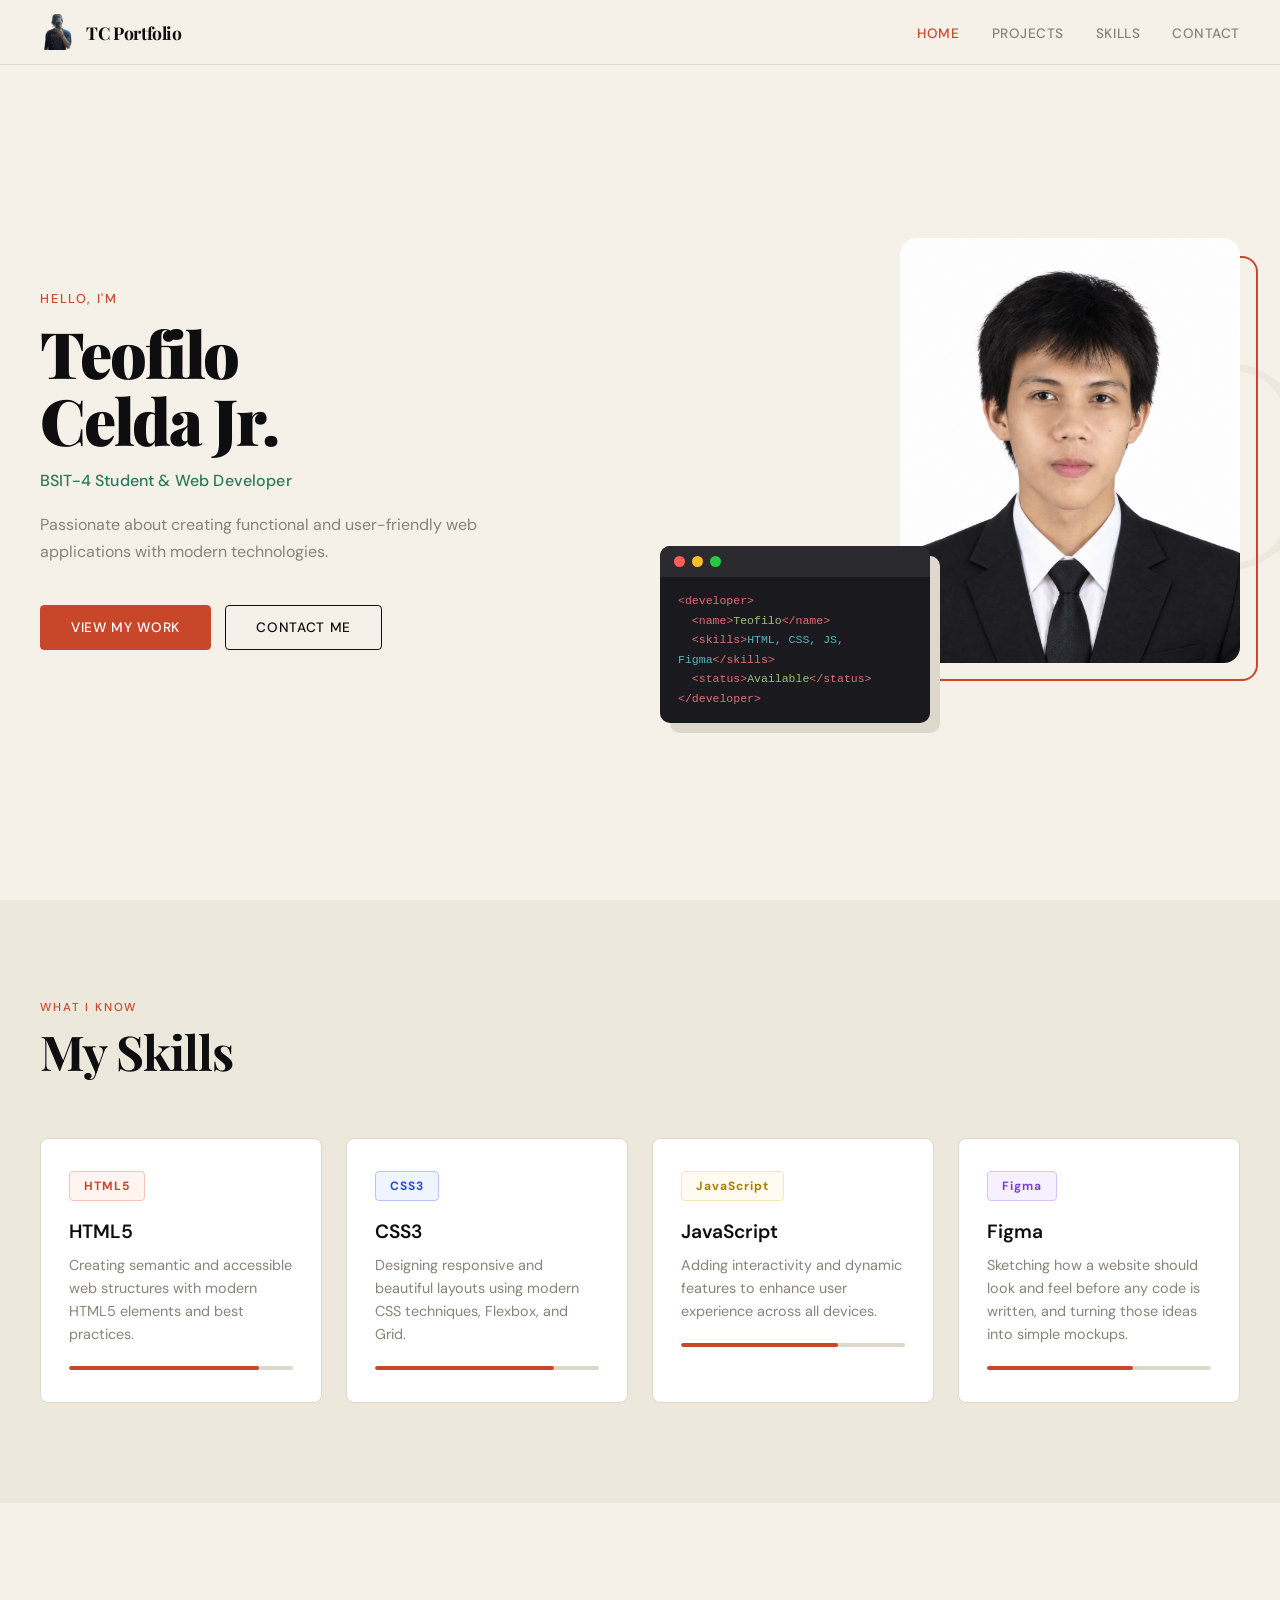
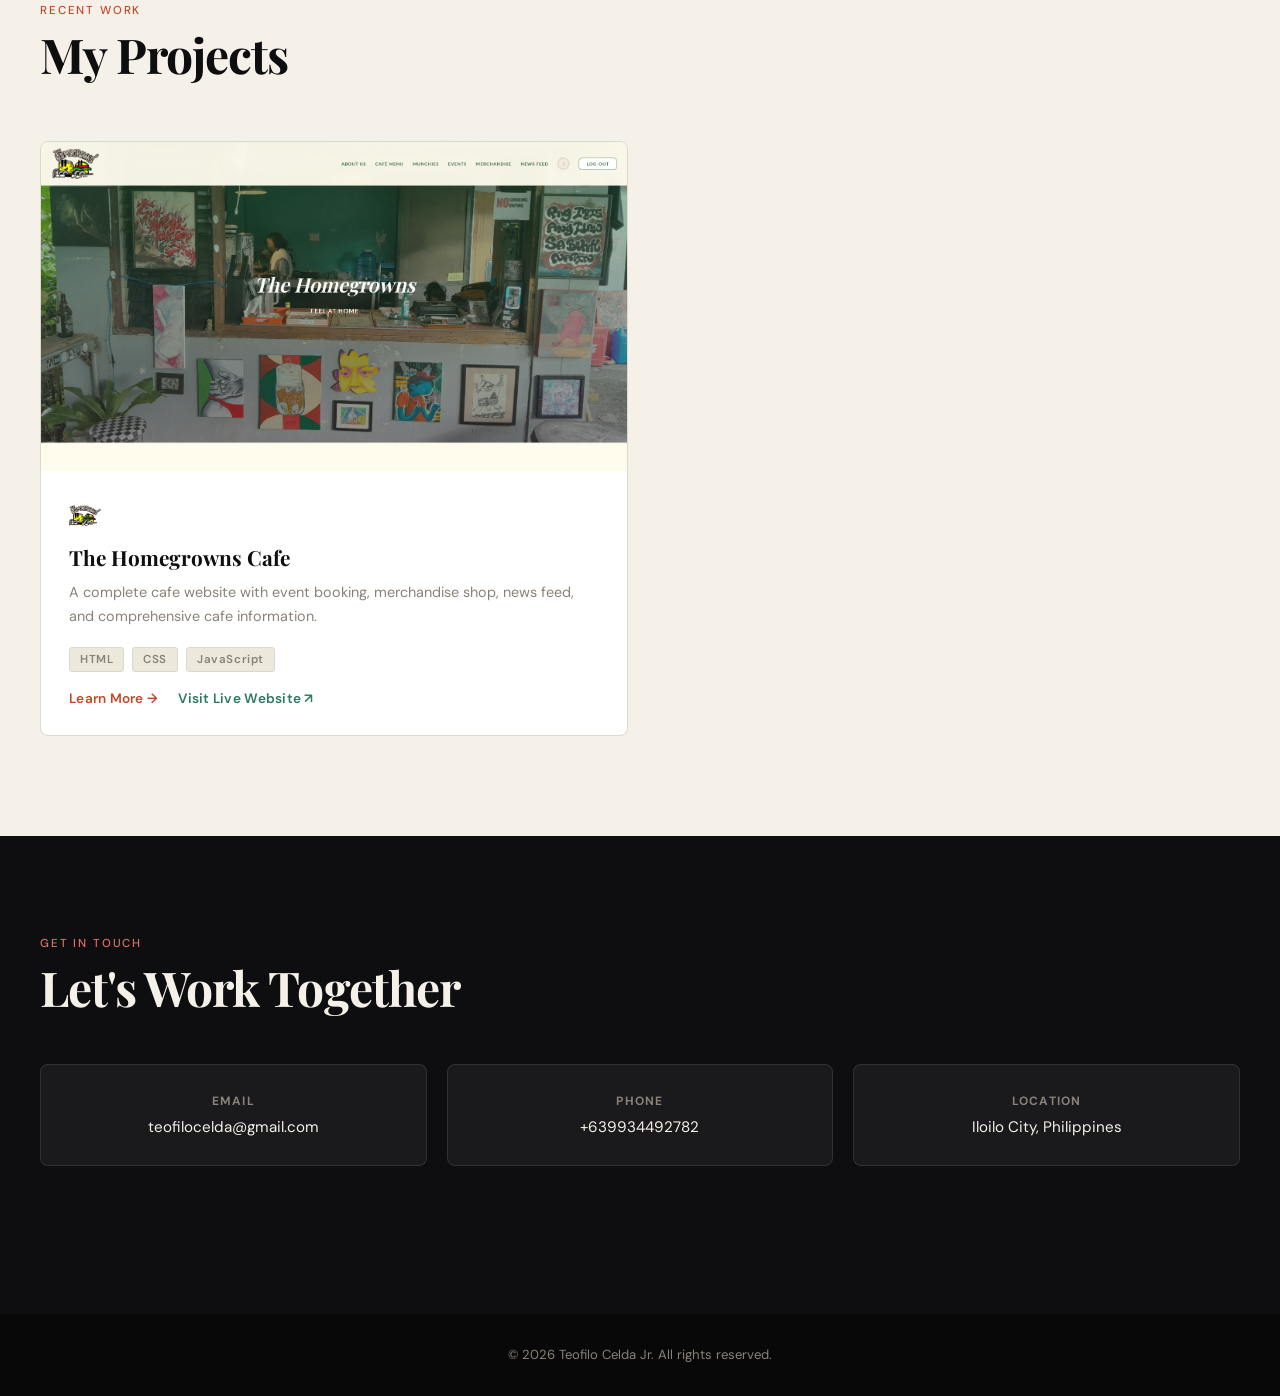
<file: index.html>
<!DOCTYPE html>
<html lang="en">
<head>
    <meta charset="UTF-8">
    <meta name="viewport" content="width=device-width, initial-scale=1.0">
    <title>Teofilo Celda Jr. — Portfolio</title>

    <link href="https://fonts.googleapis.com/css2?family=Playfair+Display:ital,wght@0,700;0,900;1,700&family=DM+Sans:wght@300;400;500&display=swap" rel="stylesheet">

    <style>
        *, *::before, *::after {
            box-sizing: border-box;
            margin: 0;
            padding: 0;
        }

        :root {
            --ink: #0e0e10;
            --paper: #f5f0e8;
            --cream: #ede8dc;
            --accent: #c8472b;
            --accent2: #2b7a5e;
            --muted: #8a8278;
            --card-bg: #fff;
            --border: #ddd8cc;
        }

        html {
            scroll-behavior: smooth;
        }

        body {
            font-family: 'DM Sans', sans-serif;
            background: var(--paper);
            color: var(--ink);
            overflow-x: hidden;
        }

        /* NAVBAR */
        .navbar {
            position: fixed;
            top: 0;
            left: 0;
            right: 0;
            z-index: 100;
            background: var(--paper);
            border-bottom: 1.5px solid var(--border);
            padding: 0 2rem;
        }

        .nav-inner {
            max-width: 1200px;
            margin: 0 auto;
            display: flex;
            align-items: center;
            justify-content: space-between;
            height: 64px;
        }

        .nav-logo-wrap {
            display: flex;
            align-items: center;
            gap: 10px;
            text-decoration: none;
        }

        .nav-logo {
            width: 36px;
            height: 36px;
            object-fit: contain;
            border-radius: 6px;
        }

        .nav-brand {
            font-family: 'Playfair Display', serif;
            font-size: 1.1rem;
            font-weight: 700;
            color: var(--ink);
            letter-spacing: -0.02em;
        }

        .nav-links {
            list-style: none;
            display: flex;
            gap: 2rem;
        }

        .nav-links a {
            text-decoration: none;
            color: var(--muted);
            font-size: 0.85rem;
            font-weight: 500;
            letter-spacing: 0.04em;
            text-transform: uppercase;
            transition: color 0.2s;
        }

        .nav-links a:hover,
        .nav-links a.active {
            color: var(--accent);
        }

        /* HERO SECTION */
        .hero {
            min-height: 100vh;
            padding: 120px 2rem 80px;
            display: flex;
            align-items: center;
            position: relative;
            overflow: hidden;
        }

        .hero::before {
            content: 'TC';
            position: absolute;
            right: -0.05em;
            top: 50%;
            transform: translateY(-50%);
            font-family: 'Playfair Display', serif;
            font-size: clamp(180px, 22vw, 340px);
            font-weight: 900;
            color: var(--cream);
            line-height: 1;
            pointer-events: none;
            user-select: none;
            letter-spacing: -0.06em;
        }

        .hero-inner {
            max-width: 1200px;
            margin: 0 auto;
            width: 100%;
            display: grid;
            grid-template-columns: 1fr 1fr;
            gap: 60px;
            align-items: center;
            position: relative;
            z-index: 1;
        }

        .greeting {
            font-size: 0.8rem;
            letter-spacing: 0.14em;
            text-transform: uppercase;
            color: var(--accent);
            font-weight: 500;
            margin-bottom: 12px;
        }

        .hero-name {
            font-family: 'Playfair Display', serif;
            font-size: clamp(2.8rem, 5vw, 4.5rem);
            line-height: 1.05;
            font-weight: 900;
            letter-spacing: -0.03em;
            margin-bottom: 16px;
        }

        .hero-title {
            font-size: 1rem;
            color: var(--accent2);
            font-weight: 500;
            margin-bottom: 20px;
            letter-spacing: 0.01em;
        }

        .hero-desc {
            font-size: 1rem;
            color: var(--muted);
            line-height: 1.7;
            max-width: 440px;
            margin-bottom: 40px;
        }

        .hero-btns {
            display: flex;
            gap: 14px;
            flex-wrap: wrap;
        }

        .btn {
            padding: 13px 30px;
            border-radius: 4px;
            font-size: 0.85rem;
            font-weight: 500;
            letter-spacing: 0.05em;
            text-transform: uppercase;
            text-decoration: none;
            transition: all 0.22s;
            cursor: pointer;
            border: 1.5px solid transparent;
            display: inline-block;
        }

        .btn-primary {
            background: var(--accent);
            color: #fff;
            border-color: var(--accent);
        }

        .btn-primary:hover {
            background: #a33520;
            border-color: #a33520;
        }

        .btn-secondary {
            background: transparent;
            color: var(--ink);
            border-color: var(--ink);
        }

        .btn-secondary:hover {
            background: var(--ink);
            color: var(--paper);
        }

        /* CODE CARD */
        .code-block {
            background: #1a1a1e;
            border-radius: 10px;
            overflow: hidden;
            box-shadow: 20px 20px 0 var(--border);
        }

        .code-header {
            background: #2a2a2f;
            padding: 10px 14px;
            display: flex;
            gap: 7px;
            align-items: center;
        }

        .dot {
            width: 11px;
            height: 11px;
            border-radius: 50%;
        }

        .dot.r { background: #ff5f57; }
        .dot.y { background: #febc2e; }
        .dot.g { background: #28c840; }

        .code-body {
            padding: 24px 28px;
            font-family: 'Courier New', monospace;
            font-size: 0.88rem;
            line-height: 1.8;
            color: #abb2bf;
        }

        .code-body .tag { color: #e06c75; }
        .code-body .val { color: #98c379; }
        .code-body .attr { color: #56b6c2; }

        /* PROFILE PICTURE */
        .hero-visual {
            position: relative;
            padding: 20px 0 60px 20px;
        }

        .profile-wrap {
            position: relative;
            width: min(340px, 80%);
            margin-left: auto;
            aspect-ratio: 4 / 5;
        }

        .profile-wrap::before {
            content: '';
            position: absolute;
            inset: 0;
            transform: translate(18px, 18px);
            border: 2px solid var(--accent);
            border-radius: 16px;
        }

        .profile-photo {
            position: relative;
            width: 100%;
            height: 100%;
            border-radius: 16px;
            overflow: hidden;
            background: var(--cream);
            z-index: 1;
            display: flex;
            align-items: center;
            justify-content: center;
        }

        /* YOUR PROFILE IMAGE */
        .profile-photo img {
            position: absolute;
            inset: 0;
            width: 100%;
            height: 100%;
            object-fit: cover;
            object-position: center top;
            display: block;
        }

        .hero-visual .code-block {
            position: absolute;
            left: -10px;
            bottom: 0;
            z-index: 4;
            width: 270px;
            box-shadow: 10px 10px 0 var(--border);
        }

        .hero-visual .code-body {
            padding: 14px 18px;
            font-size: 0.72rem;
            line-height: 1.7;
        }

        /* COMMON SECTION STYLES */
        section {
            padding: 100px 2rem;
        }

        .section-inner {
            max-width: 1200px;
            margin: 0 auto;
        }

        .section-label {
            font-size: 0.72rem;
            letter-spacing: 0.16em;
            text-transform: uppercase;
            color: var(--accent);
            font-weight: 500;
            margin-bottom: 10px;
        }

        .section-title {
            font-family: 'Playfair Display', serif;
            font-size: clamp(2rem, 4vw, 3rem);
            font-weight: 700;
            letter-spacing: -0.02em;
            margin-bottom: 60px;
            line-height: 1.1;
        }

        /* SKILLS */
        .skills-section {
            background: var(--cream);
        }

        .skills-grid {
            display: grid;
            grid-template-columns: repeat(4, 1fr);
            gap: 24px;
        }

        .skill-card {
            background: var(--card-bg);
            border: 1.5px solid var(--border);
            border-radius: 8px;
            padding: 32px 28px;
            transition: transform 0.22s, box-shadow 0.22s;
        }

        .skill-card:hover {
            transform: translateY(-6px);
            box-shadow: 0 16px 40px rgba(0,0,0,0.08);
        }

        .skill-badge {
            display: inline-block;
            padding: 6px 14px;
            border-radius: 4px;
            font-size: 0.75rem;
            font-weight: 700;
            letter-spacing: 0.08em;
            margin-bottom: 18px;
        }

        .badge-html {
            background: #fff4f0;
            color: #c8472b;
            border: 1px solid #f5c4b8;
        }

        .badge-css {
            background: #f0f4ff;
            color: #2b4bc8;
            border: 1px solid #b8c4f5;
        }

        .badge-js {
            background: #fffbf0;
            color: #a87e00;
            border: 1px solid #f5e8b8;
        }

        .badge-figma {
            background: #f7f0ff;
            color: #7a3fd1;
            border: 1px solid #d9c4f5;
        }

        .skill-card h3 {
            font-size: 1.2rem;
            font-weight: 600;
            margin-bottom: 10px;
        }

        .skill-card p {
            font-size: 0.9rem;
            color: var(--muted);
            line-height: 1.6;
            margin-bottom: 20px;
        }

        .progress-bar {
            height: 4px;
            background: var(--border);
            border-radius: 99px;
            overflow: hidden;
        }

        .progress {
            height: 100%;
            background: var(--accent);
            border-radius: 99px;
            transform-origin: left;
            animation: grow 1.2s ease forwards;
        }

        @keyframes grow {
            from { transform: scaleX(0); }
            to { transform: scaleX(1); }
        }

        /* PROJECTS */
        .projects-section {
            background: var(--paper);
        }

        .projects-grid {
            display: grid;
            grid-template-columns: 1fr 1fr;
            gap: 24px;
        }

        .project-card {
            background: var(--card-bg);
            border: 1.5px solid var(--border);
            border-radius: 8px;
            overflow: hidden;
            transition: transform 0.22s, box-shadow 0.22s;
        }

        .project-card:hover {
            transform: translateY(-6px);
            box-shadow: 0 20px 50px rgba(0,0,0,0.1);
        }

        .project-img-wrap {
            position: relative;
            overflow: hidden;
            aspect-ratio: 16 / 9;
        }

        .project-img-wrap img {
            width: 100%;
            height: 100%;
            object-fit: cover;
            transition: transform 0.4s;
        }

        .project-card:hover .project-img-wrap img {
            transform: scale(1.04);
        }

        .project-overlay {
            position: absolute;
            inset: 0;
            background: rgba(14,14,16,0.6);
            display: flex;
            align-items: center;
            justify-content: center;
            opacity: 0;
            transition: opacity 0.3s;
        }

        .project-card:hover .project-overlay {
            opacity: 1;
        }

        .btn-view {
            padding: 10px 24px;
            background: #fff;
            color: var(--ink);
            border-radius: 4px;
            font-size: 0.82rem;
            font-weight: 600;
            letter-spacing: 0.05em;
            text-transform: uppercase;
            text-decoration: none;
            transition: background 0.2s;
        }

        .btn-view:hover {
            background: var(--accent);
            color: #fff;
        }

        .project-info {
            padding: 28px;
        }

        .project-logo-wrap {
            display: flex;
            align-items: center;
            gap: 10px;
            margin-bottom: 12px;
        }

        .project-logo {
            width: 32px;
            height: 32px;
            object-fit: contain;
            border-radius: 5px;
        }

        .project-info h3 {
            font-family: 'Playfair Display', serif;
            font-size: 1.3rem;
            font-weight: 700;
            margin-bottom: 10px;
        }

        .project-info p {
            font-size: 0.9rem;
            color: var(--muted);
            line-height: 1.65;
            margin-bottom: 18px;
        }

        .tech-stack {
            display: flex;
            gap: 8px;
            flex-wrap: wrap;
            margin-bottom: 18px;
        }

        .tech-tag {
            padding: 4px 10px;
            background: var(--cream);
            border: 1px solid var(--border);
            border-radius: 3px;
            font-size: 0.72rem;
            font-weight: 600;
            letter-spacing: 0.05em;
            color: var(--muted);
        }

        .project-link {
            font-size: 0.85rem;
            font-weight: 600;
            color: var(--accent);
            text-decoration: none;
            letter-spacing: 0.02em;
            transition: letter-spacing 0.2s;
        }

        .project-link:hover {
            letter-spacing: 0.08em;
        }

        .project-links {
            display: flex;
            gap: 20px;
            flex-wrap: wrap;
            align-items: center;
        }

        .project-link-live {
            font-size: 0.85rem;
            font-weight: 600;
            color: var(--accent2);
            text-decoration: none;
            letter-spacing: 0.02em;
            transition: letter-spacing 0.2s;
        }

        .project-link-live:hover {
            letter-spacing: 0.08em;
        }

        /* CONTACT */
        .contact-section {
            background: var(--ink);
            color: var(--paper);
        }

        .contact-section .section-label {
            color: #e07060;
        }

        .contact-section .section-title {
            color: var(--paper);
            margin-bottom: 50px;
        }

        .contact-grid {
            display: grid;
            grid-template-columns: repeat(3, 1fr);
            gap: 20px;
            margin-bottom: 48px;
        }

        .contact-card {
            background: rgba(255,255,255,0.05);
            border: 1px solid rgba(255,255,255,0.1);
            border-radius: 8px;
            padding: 28px 24px;
            text-align: center;
        }

        .contact-card h3 {
            font-size: 0.75rem;
            letter-spacing: 0.1em;
            text-transform: uppercase;
            color: var(--muted);
            margin-bottom: 8px;
        }

        .contact-card p {
            font-size: 0.95rem;
            color: var(--paper);
        }

        /* FOOTER */
        .footer {
            background: #080809;
            color: var(--muted);
            text-align: center;
            padding: 28px 2rem;
            font-size: 0.82rem;
            line-height: 2;
        }

        /* RESPONSIVE DESIGN */
        @media (max-width: 1100px) {
            .skills-grid {
                grid-template-columns: repeat(2, 1fr);
            }
        }

        @media (max-width: 900px) {
            .hero-inner {
                grid-template-columns: 1fr;
            }

            .hero::before {
                display: none;
            }

            .projects-grid {
                grid-template-columns: 1fr;
            }

            .contact-grid {
                grid-template-columns: 1fr;
            }

            .profile-wrap {
                margin: 0 auto;
            }

            .hero-visual .code-block {
                left: 50%;
                transform: translateX(-50%);
            }
        }

        @media (max-width: 600px) {
            .nav-links {
                display: none;
            }

            .skills-grid {
                grid-template-columns: 1fr;
            }
        }
    </style>
</head>

<body>

    <!-- NAVBAR -->
    <nav class="navbar">
        <div class="nav-inner">
            <a href="index.html" class="nav-logo-wrap">
                <img
                    src="assets/logo/tclogo.png"
                    alt="TC Logo"
                    class="nav-logo"
                >
                <span class="nav-brand">TC Portfolio</span>
            </a>

            <ul class="nav-links">
                <li><a href="index.html" class="active">Home</a></li>
                <li><a href="#projects">Projects</a></li>
                <li><a href="#skills">Skills</a></li>
                <li><a href="#contact">Contact</a></li>
            </ul>
        </div>
    </nav>

    <!-- HERO -->
    <header class="hero">
        <div class="hero-inner">

            <div class="hero-text">
                <p class="greeting">Hello, I'm</p>
                <h1 class="hero-name">Teofilo<br>Celda Jr.</h1>
                <p class="hero-title">BSIT-4 Student &amp; Web Developer</p>

                <p class="hero-desc">
                    Passionate about creating functional and user-friendly
                    web applications with modern technologies.
                </p>

                <div class="hero-btns">
                    <a href="#projects" class="btn btn-primary">View My Work</a>
                    <a href="#contact" class="btn btn-secondary">Contact Me</a>
                </div>
            </div>

            <div class="hero-visual">

                <div class="profile-wrap">
                    <div class="profile-photo">
                        <img
                            src="assets/logo/profile.png"
                            alt="Portrait of Teofilo Celda Jr."
                        >
                    </div>
                </div>

                <div class="code-block">
                    <div class="code-header">
                        <span class="dot r"></span>
                        <span class="dot y"></span>
                        <span class="dot g"></span>
                    </div>

                    <div class="code-body">
                        <span class="tag">&lt;developer&gt;</span><br>
                        &nbsp;&nbsp;<span class="tag">&lt;name&gt;</span><span class="val">Teofilo</span><span class="tag">&lt;/name&gt;</span><br>
                        &nbsp;&nbsp;<span class="tag">&lt;skills&gt;</span><span class="attr">HTML, CSS, JS, Figma</span><span class="tag">&lt;/skills&gt;</span><br>
                        &nbsp;&nbsp;<span class="tag">&lt;status&gt;</span><span class="val">Available</span><span class="tag">&lt;/status&gt;</span><br>
                        <span class="tag">&lt;/developer&gt;</span>
                    </div>
                </div>

            </div>
        </div>
    </header>

    <!-- SKILLS -->
    <section id="skills" class="skills-section">
        <div class="section-inner">
            <p class="section-label">What I know</p>
            <h2 class="section-title">My Skills</h2>

            <div class="skills-grid">
                <div class="skill-card">
                    <span class="skill-badge badge-html">HTML5</span>
                    <h3>HTML5</h3>
                    <p>Creating semantic and accessible web structures with modern HTML5 elements and best practices.</p>
                    <div class="progress-bar"><div class="progress" style="width:85%"></div></div>
                </div>

                <div class="skill-card">
                    <span class="skill-badge badge-css">CSS3</span>
                    <h3>CSS3</h3>
                    <p>Designing responsive and beautiful layouts using modern CSS techniques, Flexbox, and Grid.</p>
                    <div class="progress-bar"><div class="progress" style="width:80%"></div></div>
                </div>

                <div class="skill-card">
                    <span class="skill-badge badge-js">JavaScript</span>
                    <h3>JavaScript</h3>
                    <p>Adding interactivity and dynamic features to enhance user experience 
                        across all devices.</p>
                    <div class="progress-bar"><div class="progress" style="width:70%"></div></div>
                </div>

                <div class="skill-card">
                    <span class="skill-badge badge-figma">Figma</span>
                    <h3>Figma</h3>
                    <p>Sketching how a website should look and feel before any code is written, and turning those ideas into simple mockups.</p>
                    <div class="progress-bar"><div class="progress" style="width:65%"></div></div>
                </div>
            </div>
        </div>
    </section>

    <!-- PROJECTS -->
    <section id="projects" class="projects-section">
        <div class="section-inner">
            <p class="section-label">Recent Work</p>
            <h2 class="section-title">My Projects</h2>

            <div class="projects-grid">

                <div class="project-card">
                    <div class="project-img-wrap">
                        <img
                            src="assets/thehomegrowns/thehomegrownsmainpage.png"
                            alt="The Homegrowns"
                        >

                        <div class="project-overlay">
                            <a href="html/the-homegrowns.html" class="btn-view">View Project</a>
                        </div>
                    </div>

                    <div class="project-info">
                        <div class="project-logo-wrap">
                            <img
                                src="assets/logo/thehomegrownslogo.png"
                                alt="Homegrowns Logo"
                                class="project-logo"
                            >
                        </div>

                        <h3>The Homegrowns Cafe</h3>
                        <p>A complete cafe website with event booking, merchandise shop, news feed, and comprehensive cafe information.</p>

                        <div class="tech-stack">
                            <span class="tech-tag">HTML</span>
                            <span class="tech-tag">CSS</span>
                            <span class="tech-tag">JavaScript</span>
                        </div>

                        <div class="project-links">
                            <a href="html/the-homegrowns.html" class="project-link">Learn More →</a>
                            <a
                                href="https://testinghomegrowns.vercel.app/index.html"
                                class="project-link-live"
                                target="_blank"
                                rel="noopener noreferrer"
                            >Visit Live Website ↗</a>
                        </div>
                    </div>
                </div>

            </div>
        </div>
    </section>

    <!-- CONTACT -->
    <section id="contact" class="contact-section">
        <div class="section-inner">
            <p class="section-label">Get in touch</p>
            <h2 class="section-title">Let's Work Together</h2>

            <div class="contact-grid">
                <div class="contact-card">
                    <h3>Email</h3>
                    <p>teofilocelda@gmail.com</p>
                </div>

                <div class="contact-card">
                    <h3>Phone</h3>
                    <p>+639934492782</p>
                </div>

                <div class="contact-card">
                    <h3>Location</h3>
                    <p>Iloilo City, Philippines</p>
                </div>
            </div>
        </div>
    </section>

    <!-- FOOTER -->
    <footer class="footer">
        <p>&copy; 2026 Teofilo Celda Jr. All rights reserved.</p>
    </footer>

</body>
</html>
</file>
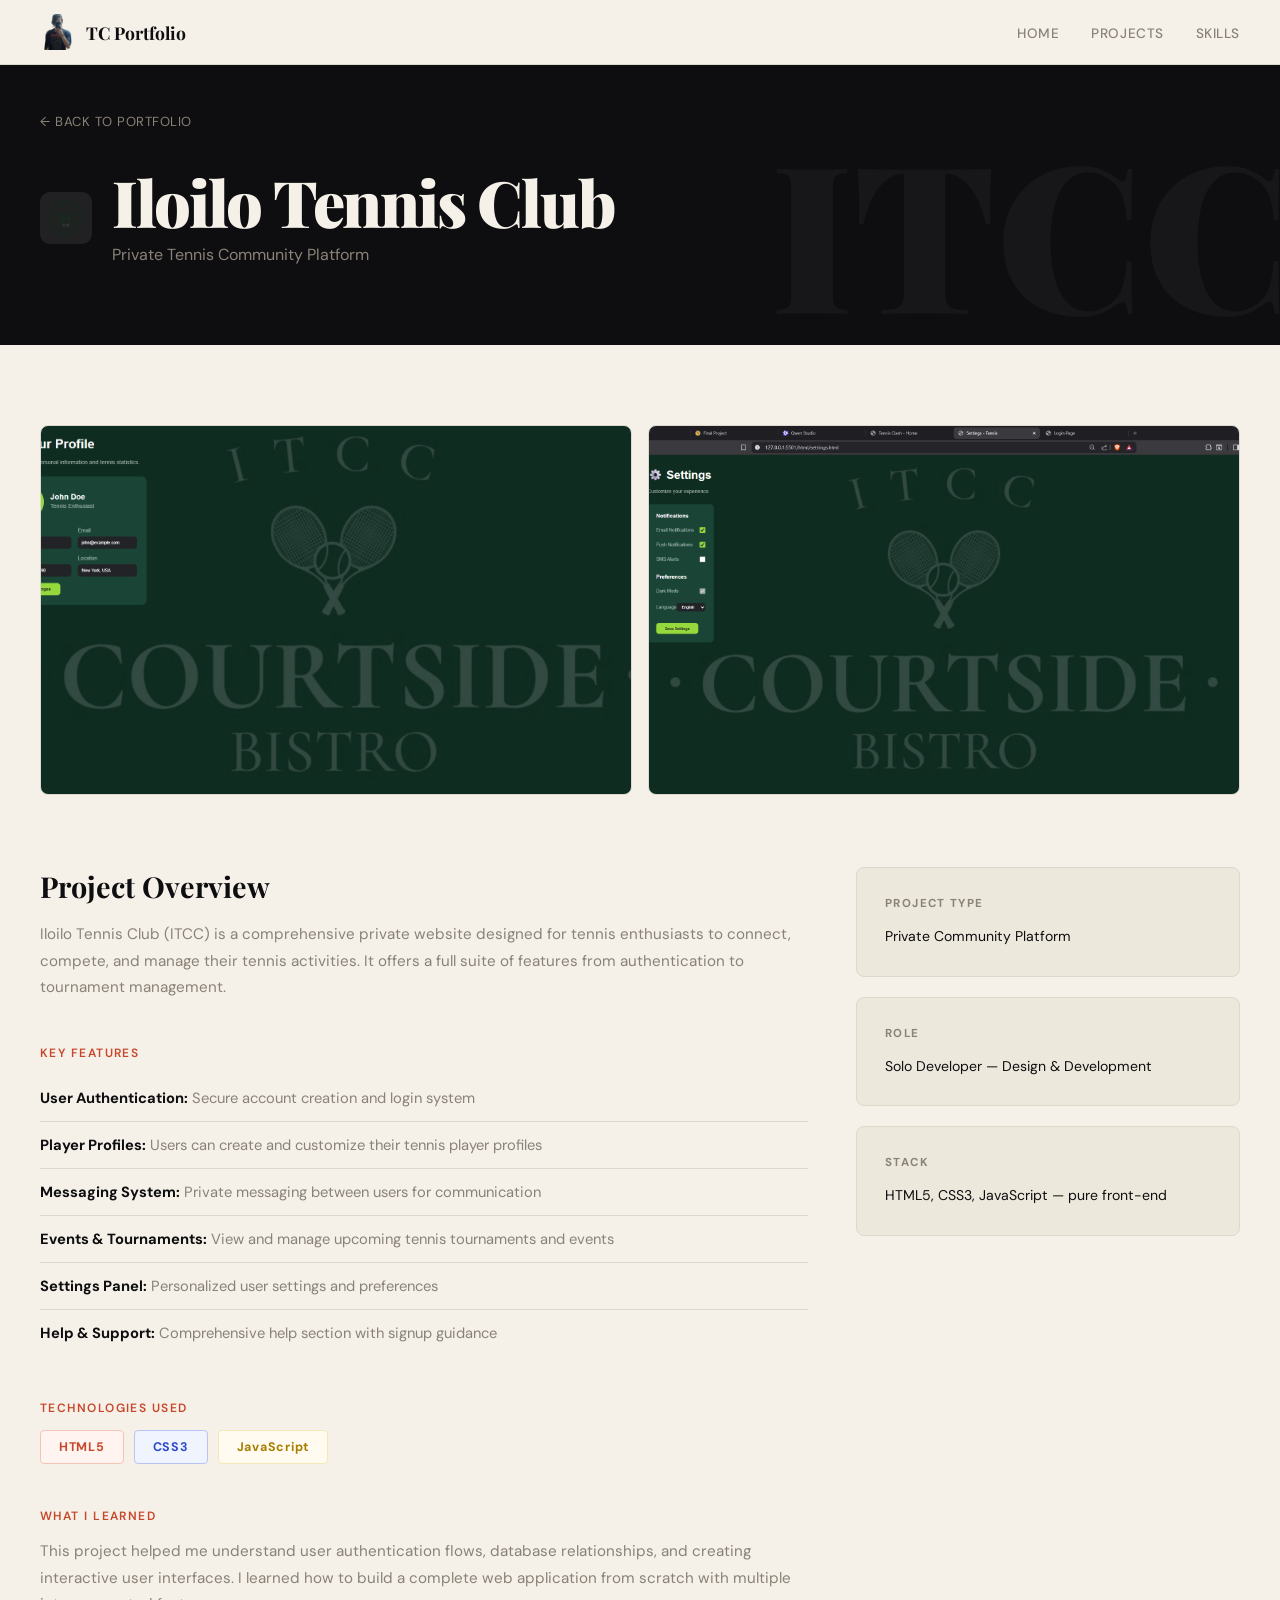
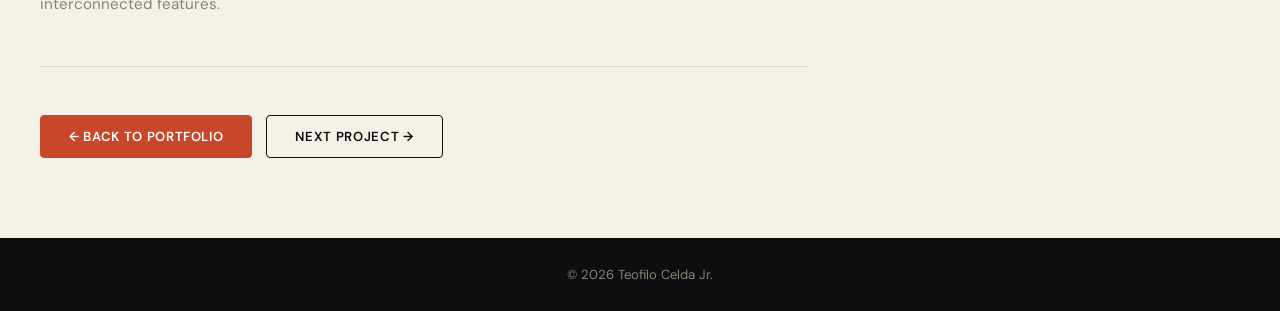
<file: html/iloilo-tennis-club.html>
<!DOCTYPE html>
<html lang="en">
<head>
    <meta charset="UTF-8">
    <meta name="viewport" content="width=device-width, initial-scale=1.0">
    <title>Iloilo Tennis Club — TC Portfolio</title>
    <link href="https://fonts.googleapis.com/css2?family=Playfair+Display:ital,wght@0,700;0,900;1,700&family=DM+Sans:wght@300;400;500&display=swap" rel="stylesheet">
    <style>
        *, *::before, *::after { box-sizing: border-box; margin: 0; padding: 0; }
        :root {
            --ink: #0e0e10; --paper: #f5f0e8; --cream: #ede8dc;
            --accent: #c8472b; --accent2: #2b7a5e; --muted: #8a8278;
            --card-bg: #fff; --border: #ddd8cc;
        }
        html { scroll-behavior: smooth; }
        body { font-family: 'DM Sans', sans-serif; background: var(--paper); color: var(--ink); }

        /* NAV */
        .navbar {
            position: fixed; top: 0; left: 0; right: 0; z-index: 100;
            background: var(--paper); border-bottom: 1.5px solid var(--border); padding: 0 2rem;
        }
        .nav-inner {
            max-width: 1200px; margin: 0 auto;
            display: flex; align-items: center; justify-content: space-between; height: 64px;
        }
        .nav-logo-wrap { display: flex; align-items: center; gap: 10px; text-decoration: none; }
        .nav-logo { width: 36px; height: 36px; object-fit: contain; border-radius: 6px; }
        .nav-brand { font-family: 'Playfair Display', serif; font-size: 1.1rem; font-weight: 700; color: var(--ink); }
        .nav-links { list-style: none; display: flex; gap: 2rem; }
        .nav-links a {
            text-decoration: none; color: var(--muted);
            font-size: 0.85rem; font-weight: 500; letter-spacing: 0.04em;
            text-transform: uppercase; transition: color 0.2s;
        }
        .nav-links a:hover { color: var(--accent); }

        /* PROJECT HEADER */
        .project-header {
            padding: 110px 2rem 60px;
            background: var(--ink); color: var(--paper);
            position: relative; overflow: hidden;
        }
        .project-header::after {
            content: 'ITCC';
            position: absolute; right: -0.05em; bottom: -0.1em;
            font-family: 'Playfair Display', serif;
            font-size: clamp(100px, 16vw, 220px); font-weight: 900;
            color: rgba(255,255,255,0.04); pointer-events: none;
        }
        .header-inner { max-width: 1200px; margin: 0 auto; position: relative; z-index: 1; }
        .back-link {
            display: inline-flex; align-items: center; gap: 8px;
            color: var(--muted); text-decoration: none;
            font-size: 0.82rem; letter-spacing: 0.04em; text-transform: uppercase;
            margin-bottom: 40px; transition: color 0.2s;
        }
        .back-link:hover { color: var(--paper); }
        .header-meta {
            display: flex; align-items: center; gap: 20px; margin-bottom: 20px;
        }
        .header-logo { width: 52px; height: 52px; object-fit: contain; border-radius: 10px; background: rgba(255,255,255,0.08); padding: 6px; }
        .project-header h1 {
            font-family: 'Playfair Display', serif;
            font-size: clamp(2.4rem, 5vw, 4rem); font-weight: 900;
            letter-spacing: -0.03em; line-height: 1;
        }
        .project-tagline { color: var(--muted); font-size: 1rem; margin-top: 10px; }

        /* SHOWCASE */
        .showcase { padding: 80px 2rem; }
        .showcase-inner { max-width: 1200px; margin: 0 auto; }

        /* GALLERY */
        .gallery {
            display: grid; grid-template-columns: repeat(2, 1fr); gap: 16px;
            margin-bottom: 72px;
        }
        .gallery-img {
            width: 100%; border-radius: 8px; border: 1.5px solid var(--border);
            object-fit: cover; aspect-ratio: 16/10;
            transition: transform 0.3s, box-shadow 0.3s;
        }
        .gallery-img:hover { transform: scale(1.02); box-shadow: 0 16px 40px rgba(0,0,0,0.12); }

        /* DETAILS */
        .details-grid { display: grid; grid-template-columns: 2fr 1fr; gap: 48px; }
        .detail-block { margin-bottom: 44px; }
        .detail-block h2 {
            font-family: 'Playfair Display', serif;
            font-size: 1.8rem; font-weight: 700; margin-bottom: 16px;
        }
        .detail-block h3 {
            font-size: 0.75rem; letter-spacing: 0.12em; text-transform: uppercase;
            color: var(--accent); margin-bottom: 14px; font-weight: 600;
        }
        .detail-block p { font-size: 0.95rem; color: var(--muted); line-height: 1.75; }
        .feature-list { list-style: none; }
        .feature-list li {
            padding: 12px 0; border-bottom: 1px solid var(--border);
            font-size: 0.92rem; color: var(--muted); line-height: 1.5;
        }
        .feature-list li:last-child { border-bottom: none; }
        .feature-list li strong { color: var(--ink); }
        .tech-stack { display: flex; gap: 10px; flex-wrap: wrap; }
        .tech-badge {
            padding: 8px 18px; border-radius: 4px;
            font-size: 0.78rem; font-weight: 700; letter-spacing: 0.06em;
        }
        .tech-badge.html { background: #fff4f0; color: #c8472b; border: 1px solid #f5c4b8; }
        .tech-badge.css { background: #f0f4ff; color: #2b4bc8; border: 1px solid #b8c4f5; }
        .tech-badge.js { background: #fffbf0; color: #a87e00; border: 1px solid #f5e8b8; }

        /* SIDEBAR */
        .sidebar { display: block; }
        .sidebar-card {
            background: var(--cream); border: 1.5px solid var(--border);
            border-radius: 8px; padding: 28px; margin-bottom: 20px;
        }
        .sidebar-card h3 {
            font-size: 0.72rem; letter-spacing: 0.12em; text-transform: uppercase;
            color: var(--muted); margin-bottom: 14px;
        }
        .sidebar-card p { font-size: 0.88rem; color: var(--ink); line-height: 1.6; }

        /* PROJ NAV */
        .project-nav {
            display: flex; gap: 14px; flex-wrap: wrap; margin-top: 48px;
            padding-top: 48px; border-top: 1.5px solid var(--border);
        }
        .btn {
            padding: 12px 28px; border-radius: 4px;
            font-size: 0.82rem; font-weight: 600; letter-spacing: 0.05em;
            text-transform: uppercase; text-decoration: none;
            transition: all 0.22s; border: 1.5px solid transparent;
        }
        .btn-primary { background: var(--accent); color: #fff; border-color: var(--accent); }
        .btn-primary:hover { background: #a33520; }
        .btn-secondary { background: transparent; color: var(--ink); border-color: var(--ink); }
        .btn-secondary:hover { background: var(--ink); color: var(--paper); }

        /* FOOTER */
        .footer { background: var(--ink); color: var(--muted); text-align: center; padding: 28px 2rem; font-size: 0.82rem; }

        @media (max-width: 800px) {
            .gallery { grid-template-columns: 1fr; }
            .details-grid { grid-template-columns: 1fr; }
            .nav-links { display: none; }
        }
    </style>
</head>
<body>

    <nav class="navbar">
        <div class="nav-inner">
            <a href="../index.html" class="nav-logo-wrap">
                <img src="../assets/logo/tclogo.png" alt="TC Logo" class="nav-logo">
                <span class="nav-brand">TC Portfolio</span>
            </a>
            <ul class="nav-links">
                <li><a href="../index.html">Home</a></li>
                <li><a href="../index.html#projects">Projects</a></li>
                <li><a href="../index.html#skills">Skills</a></li>
            </ul>
        </div>
    </nav>

    <header class="project-header">
        <div class="header-inner">
            <a href="../index.html" class="back-link">← Back to Portfolio</a>
            <div class="header-meta">
                <img src="../assets/logo/itcclogo.png" alt="ITCC Logo" class="header-logo">
                <div>
                    <h1>Iloilo Tennis Club</h1>
                    <p class="project-tagline">Private Tennis Community Platform</p>
                </div>
            </div>
        </div>
    </header>

    <section class="showcase">
        <div class="showcase-inner">

            <div class="gallery">
                <img src="../assets/iloilotennis/itccprofile.png" alt="ITCC Profile Page" class="gallery-img">
                <img src="../assets/iloilotennis/itccsettings.png" alt="ITCC Settings" class="gallery-img">
            </div>

            <div class="details-grid">
                <div class="main-details">
                    <div class="detail-block">
                        <h2>Project Overview</h2>
                        <p>Iloilo Tennis Club (ITCC) is a comprehensive private website designed for tennis enthusiasts to connect, compete, and manage their tennis activities. It offers a full suite of features from authentication to tournament management.</p>
                    </div>

                    <div class="detail-block">
                        <h3>Key Features</h3>
                        <ul class="feature-list">
                            <li><strong>User Authentication:</strong> Secure account creation and login system</li>
                            <li><strong>Player Profiles:</strong> Users can create and customize their tennis player profiles</li>
                            <li><strong>Messaging System:</strong> Private messaging between users for communication</li>
                            <li><strong>Events &amp; Tournaments:</strong> View and manage upcoming tennis tournaments and events</li>
                            <li><strong>Settings Panel:</strong> Personalized user settings and preferences</li>
                            <li><strong>Help &amp; Support:</strong> Comprehensive help section with signup guidance</li>
                        </ul>
                    </div>

                    <div class="detail-block">
                        <h3>Technologies Used</h3>
                        <div class="tech-stack">
                            <span class="tech-badge html">HTML5</span>
                            <span class="tech-badge css">CSS3</span>
                            <span class="tech-badge js">JavaScript</span>
                        </div>
                    </div>

                    <div class="detail-block">
                        <h3>What I Learned</h3>
                        <p>This project helped me understand user authentication flows, database relationships, and creating interactive user interfaces. I learned how to build a complete web application from scratch with multiple interconnected features.</p>
                    </div>

                    <div class="project-nav">
                        <a href="../index.html" class="btn btn-primary">← Back to Portfolio</a>
                        <a href="tennis-clash.html" class="btn btn-secondary">Next Project →</a>
                    </div>
                </div>

                <div class="sidebar">
                    <div class="sidebar-card">
                        <h3>Project Type</h3>
                        <p>Private Community Platform</p>
                    </div>
                    <div class="sidebar-card">
                        <h3>Role</h3>
                        <p>Solo Developer — Design &amp; Development</p>
                    </div>
                    <div class="sidebar-card">
                        <h3>Stack</h3>
                        <p>HTML5, CSS3, JavaScript — pure front-end</p>
                    </div>
                </div>
            </div>

        </div>
    </section>

    <footer class="footer">
        <p>&copy; 2026 Teofilo Celda Jr.</p>
    </footer>

</body>
</html>
</file>
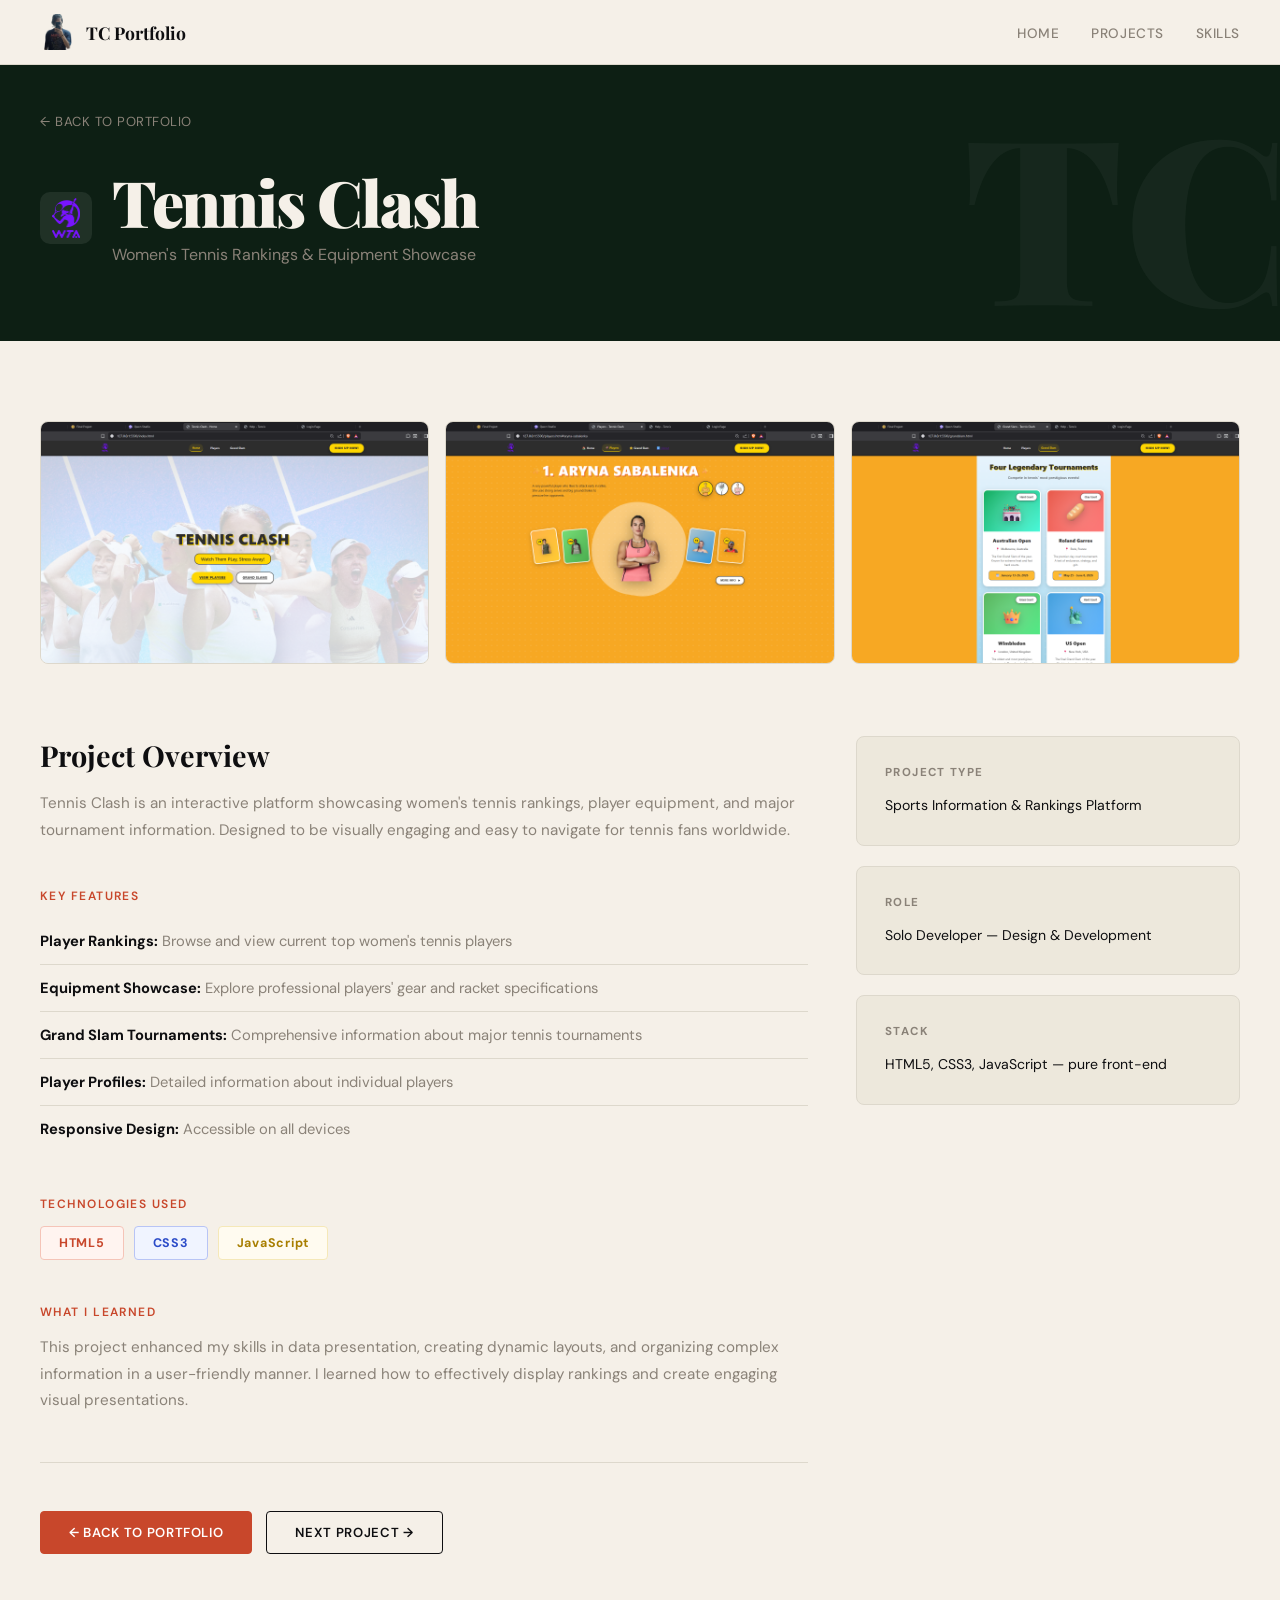
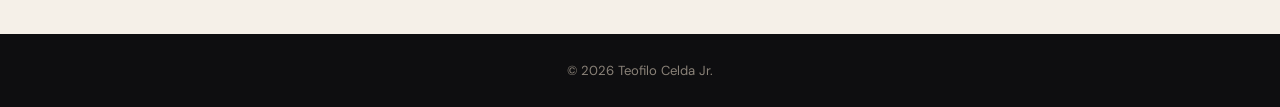
<file: html/tennis-clash.html>
<!DOCTYPE html>
<html lang="en">
<head>
    <meta charset="UTF-8">
    <meta name="viewport" content="width=device-width, initial-scale=1.0">
    <title>Tennis Clash — TC Portfolio</title>
    <link href="https://fonts.googleapis.com/css2?family=Playfair+Display:ital,wght@0,700;0,900;1,700&family=DM+Sans:wght@300;400;500&display=swap" rel="stylesheet">
    <style>
        *, *::before, *::after { box-sizing: border-box; margin: 0; padding: 0; }
        :root {
            --ink: #0e0e10; --paper: #f5f0e8; --cream: #ede8dc;
            --accent: #c8472b; --accent2: #2b7a5e; --muted: #8a8278;
            --card-bg: #fff; --border: #ddd8cc;
        }
        html { scroll-behavior: smooth; }
        body { font-family: 'DM Sans', sans-serif; background: var(--paper); color: var(--ink); }

        .navbar {
            position: fixed; top: 0; left: 0; right: 0; z-index: 100;
            background: var(--paper); border-bottom: 1.5px solid var(--border); padding: 0 2rem;
        }
        .nav-inner {
            max-width: 1200px; margin: 0 auto;
            display: flex; align-items: center; justify-content: space-between; height: 64px;
        }
        .nav-logo-wrap { display: flex; align-items: center; gap: 10px; text-decoration: none; }
        .nav-logo { width: 36px; height: 36px; object-fit: contain; border-radius: 6px; }
        .nav-brand { font-family: 'Playfair Display', serif; font-size: 1.1rem; font-weight: 700; color: var(--ink); }
        .nav-links { list-style: none; display: flex; gap: 2rem; }
        .nav-links a {
            text-decoration: none; color: var(--muted);
            font-size: 0.85rem; font-weight: 500; letter-spacing: 0.04em;
            text-transform: uppercase; transition: color 0.2s;
        }
        .nav-links a:hover { color: var(--accent); }

        .project-header {
            padding: 110px 2rem 60px;
            background: #0d1f14; color: var(--paper);
            position: relative; overflow: hidden;
        }
        .project-header::after {
            content: 'TC';
            position: absolute; right: -0.04em; bottom: -0.1em;
            font-family: 'Playfair Display', serif;
            font-size: clamp(120px, 18vw, 260px); font-weight: 900;
            color: rgba(255,255,255,0.04); pointer-events: none;
        }
        .header-inner { max-width: 1200px; margin: 0 auto; position: relative; z-index: 1; }
        .back-link {
            display: inline-flex; align-items: center; gap: 8px;
            color: var(--muted); text-decoration: none;
            font-size: 0.82rem; letter-spacing: 0.04em; text-transform: uppercase;
            margin-bottom: 40px; transition: color 0.2s;
        }
        .back-link:hover { color: var(--paper); }
        .header-meta { display: flex; align-items: center; gap: 20px; margin-bottom: 16px; }
        .header-logo { width: 52px; height: 52px; object-fit: contain; border-radius: 10px; background: rgba(255,255,255,0.08); padding: 6px; }
        .project-header h1 {
            font-family: 'Playfair Display', serif;
            font-size: clamp(2.4rem, 5vw, 4rem); font-weight: 900;
            letter-spacing: -0.03em; line-height: 1;
        }
        .project-tagline { color: var(--muted); font-size: 1rem; margin-top: 10px; }

        .showcase { padding: 80px 2rem; }
        .showcase-inner { max-width: 1200px; margin: 0 auto; }

        .gallery {
            display: grid; grid-template-columns: repeat(3, 1fr); gap: 16px;
            margin-bottom: 72px;
        }
        .gallery-img {
            width: 100%; border-radius: 8px; border: 1.5px solid var(--border);
            object-fit: cover; aspect-ratio: 16/10;
            transition: transform 0.3s, box-shadow 0.3s;
        }
        .gallery-img:hover { transform: scale(1.02); box-shadow: 0 16px 40px rgba(0,0,0,0.12); }

        .details-grid { display: grid; grid-template-columns: 2fr 1fr; gap: 48px; }
        .detail-block { margin-bottom: 44px; }
        .detail-block h2 {
            font-family: 'Playfair Display', serif;
            font-size: 1.8rem; font-weight: 700; margin-bottom: 16px;
        }
        .detail-block h3 {
            font-size: 0.75rem; letter-spacing: 0.12em; text-transform: uppercase;
            color: var(--accent); margin-bottom: 14px; font-weight: 600;
        }
        .detail-block p { font-size: 0.95rem; color: var(--muted); line-height: 1.75; }
        .feature-list { list-style: none; }
        .feature-list li {
            padding: 12px 0; border-bottom: 1px solid var(--border);
            font-size: 0.92rem; color: var(--muted); line-height: 1.5;
        }
        .feature-list li:last-child { border-bottom: none; }
        .feature-list li strong { color: var(--ink); }
        .tech-stack { display: flex; gap: 10px; flex-wrap: wrap; }
        .tech-badge {
            padding: 8px 18px; border-radius: 4px;
            font-size: 0.78rem; font-weight: 700; letter-spacing: 0.06em;
        }
        .tech-badge.html { background: #fff4f0; color: #c8472b; border: 1px solid #f5c4b8; }
        .tech-badge.css { background: #f0f4ff; color: #2b4bc8; border: 1px solid #b8c4f5; }
        .tech-badge.js { background: #fffbf0; color: #a87e00; border: 1px solid #f5e8b8; }

        .sidebar { display: block; }
        .sidebar-card {
            background: var(--cream); border: 1.5px solid var(--border);
            border-radius: 8px; padding: 28px; margin-bottom: 20px;
        }
        .sidebar-card h3 {
            font-size: 0.72rem; letter-spacing: 0.12em; text-transform: uppercase;
            color: var(--muted); margin-bottom: 14px;
        }
        .sidebar-card p { font-size: 0.88rem; color: var(--ink); line-height: 1.6; }

        .project-nav {
            display: flex; gap: 14px; flex-wrap: wrap; margin-top: 48px;
            padding-top: 48px; border-top: 1.5px solid var(--border);
        }
        .btn {
            padding: 12px 28px; border-radius: 4px;
            font-size: 0.82rem; font-weight: 600; letter-spacing: 0.05em;
            text-transform: uppercase; text-decoration: none;
            transition: all 0.22s; border: 1.5px solid transparent;
        }
        .btn-primary { background: var(--accent); color: #fff; border-color: var(--accent); }
        .btn-primary:hover { background: #a33520; }
        .btn-secondary { background: transparent; color: var(--ink); border-color: var(--ink); }
        .btn-secondary:hover { background: var(--ink); color: var(--paper); }

        .footer { background: var(--ink); color: var(--muted); text-align: center; padding: 28px 2rem; font-size: 0.82rem; }

        @media (max-width: 800px) {
            .gallery { grid-template-columns: 1fr; }
            .details-grid { grid-template-columns: 1fr; }
            .nav-links { display: none; }
        }
    </style>
</head>
<body>

    <nav class="navbar">
        <div class="nav-inner">
            <a href="../index.html" class="nav-logo-wrap">
                <img src="../assets/logo/tclogo.png" alt="TC Logo" class="nav-logo">
                <span class="nav-brand">TC Portfolio</span>
            </a>
            <ul class="nav-links">
                <li><a href="../index.html">Home</a></li>
                <li><a href="../index.html#projects">Projects</a></li>
                <li><a href="../index.html#skills">Skills</a></li>
            </ul>
        </div>
    </nav>

    <header class="project-header">
        <div class="header-inner">
            <a href="../index.html" class="back-link">← Back to Portfolio</a>
            <div class="header-meta">
                <img src="../assets/logo/tennisclashlogo.png" alt="Tennis Clash Logo" class="header-logo">
                <div>
                    <h1>Tennis Clash</h1>
                    <p class="project-tagline">Women's Tennis Rankings &amp; Equipment Showcase</p>
                </div>
            </div>
        </div>
    </header>

    <section class="showcase">
        <div class="showcase-inner">

            <div class="gallery">
                <img src="../assets/tennisclash/tennisclashmainpage.png" alt="Tennis Clash Main Page" class="gallery-img">
                <img src="../assets/tennisclash/players.png" alt="Player Rankings" class="gallery-img">
                <img src="../assets/tennisclash/grandslam.png" alt="Grand Slam Tournaments" class="gallery-img">
            </div>

            <div class="details-grid">
                <div class="main-details">
                    <div class="detail-block">
                        <h2>Project Overview</h2>
                        <p>Tennis Clash is an interactive platform showcasing women's tennis rankings, player equipment, and major tournament information. Designed to be visually engaging and easy to navigate for tennis fans worldwide.</p>
                    </div>

                    <div class="detail-block">
                        <h3>Key Features</h3>
                        <ul class="feature-list">
                            <li><strong>Player Rankings:</strong> Browse and view current top women's tennis players</li>
                            <li><strong>Equipment Showcase:</strong> Explore professional players' gear and racket specifications</li>
                            <li><strong>Grand Slam Tournaments:</strong> Comprehensive information about major tennis tournaments</li>
                            <li><strong>Player Profiles:</strong> Detailed information about individual players</li>
                            <li><strong>Responsive Design:</strong> Accessible on all devices</li>
                        </ul>
                    </div>

                    <div class="detail-block">
                        <h3>Technologies Used</h3>
                        <div class="tech-stack">
                            <span class="tech-badge html">HTML5</span>
                            <span class="tech-badge css">CSS3</span>
                            <span class="tech-badge js">JavaScript</span>
                        </div>
                    </div>

                    <div class="detail-block">
                        <h3>What I Learned</h3>
                        <p>This project enhanced my skills in data presentation, creating dynamic layouts, and organizing complex information in a user-friendly manner. I learned how to effectively display rankings and create engaging visual presentations.</p>
                    </div>

                    <div class="project-nav">
                        <a href="../index.html" class="btn btn-primary">← Back to Portfolio</a>
                        <a href="the-homegrowns.html" class="btn btn-secondary">Next Project →</a>
                    </div>
                </div>

                <div class="sidebar">
                    <div class="sidebar-card">
                        <h3>Project Type</h3>
                        <p>Sports Information &amp; Rankings Platform</p>
                    </div>
                    <div class="sidebar-card">
                        <h3>Role</h3>
                        <p>Solo Developer — Design &amp; Development</p>
                    </div>
                    <div class="sidebar-card">
                        <h3>Stack</h3>
                        <p>HTML5, CSS3, JavaScript — pure front-end</p>
                    </div>
                </div>
            </div>

        </div>
    </section>

    <footer class="footer">
        <p>&copy; 2026 Teofilo Celda Jr.</p>
    </footer>

</body>
</html>
</file>
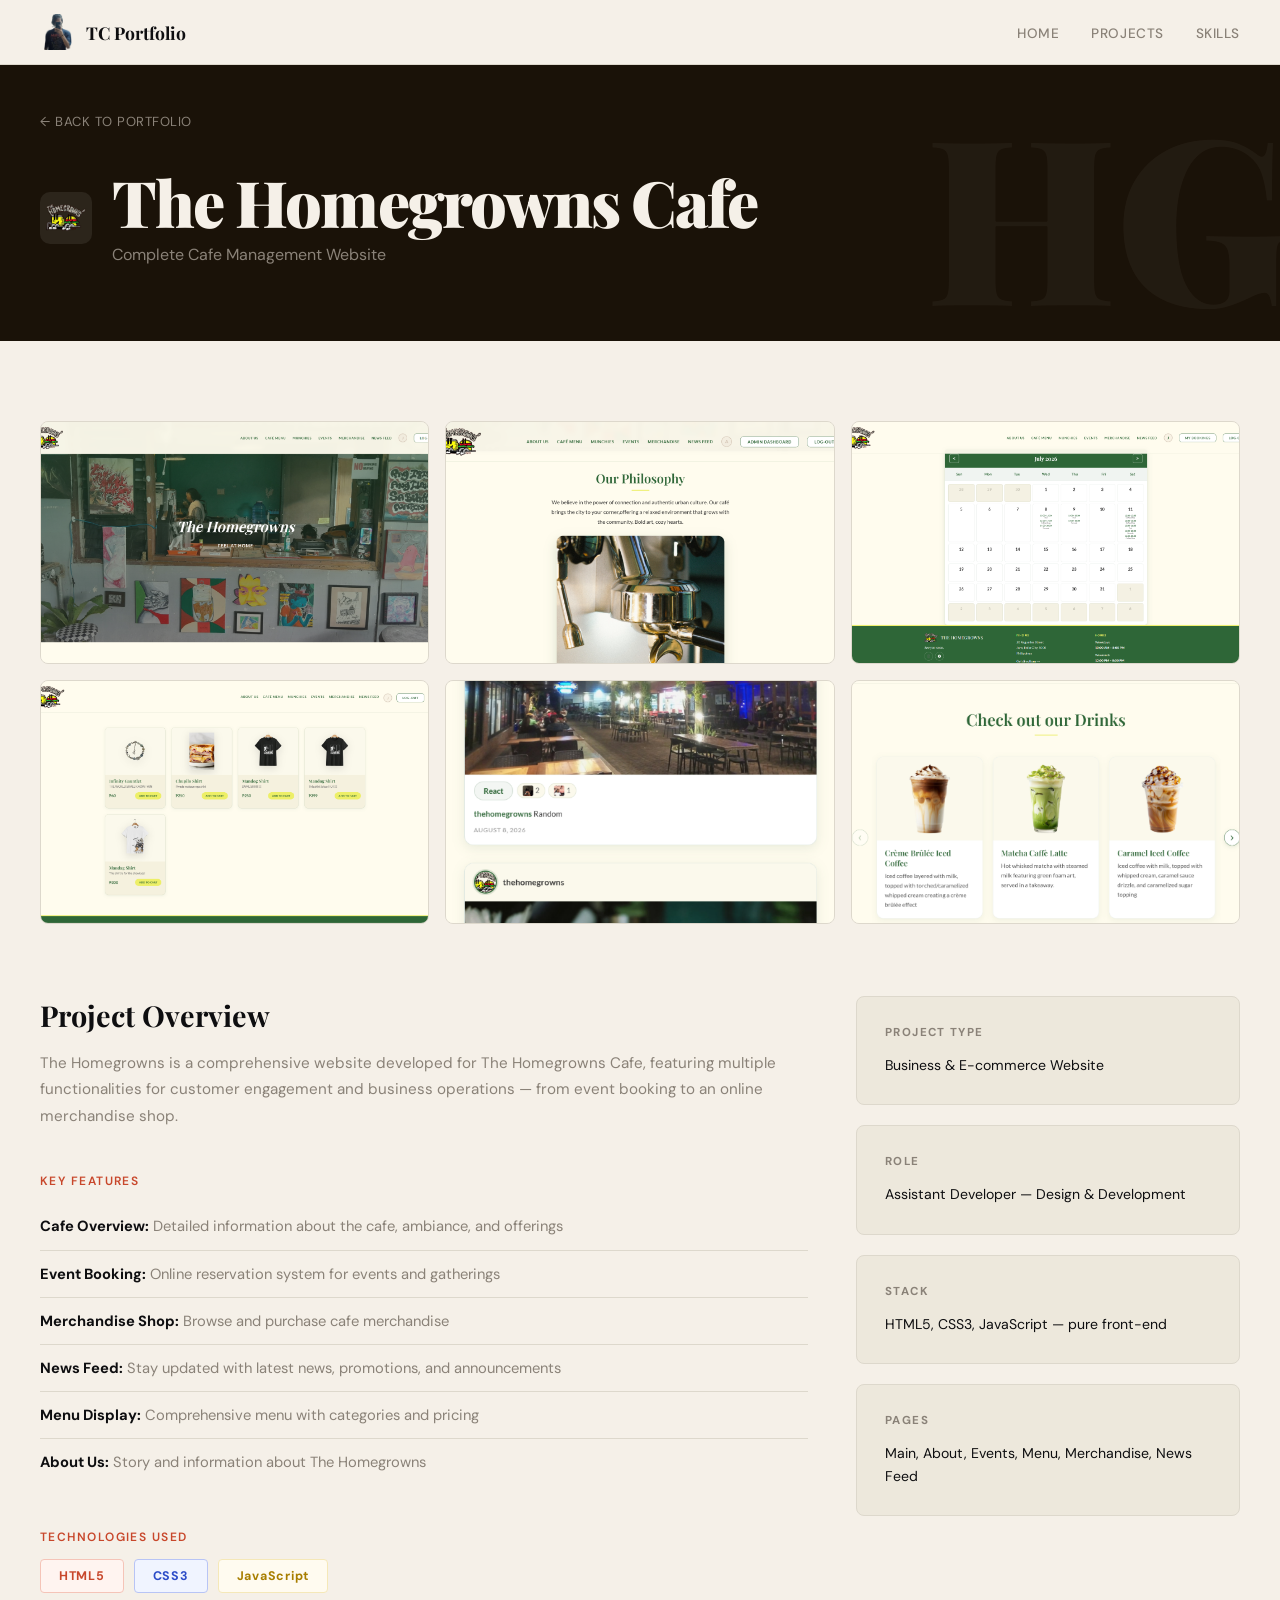
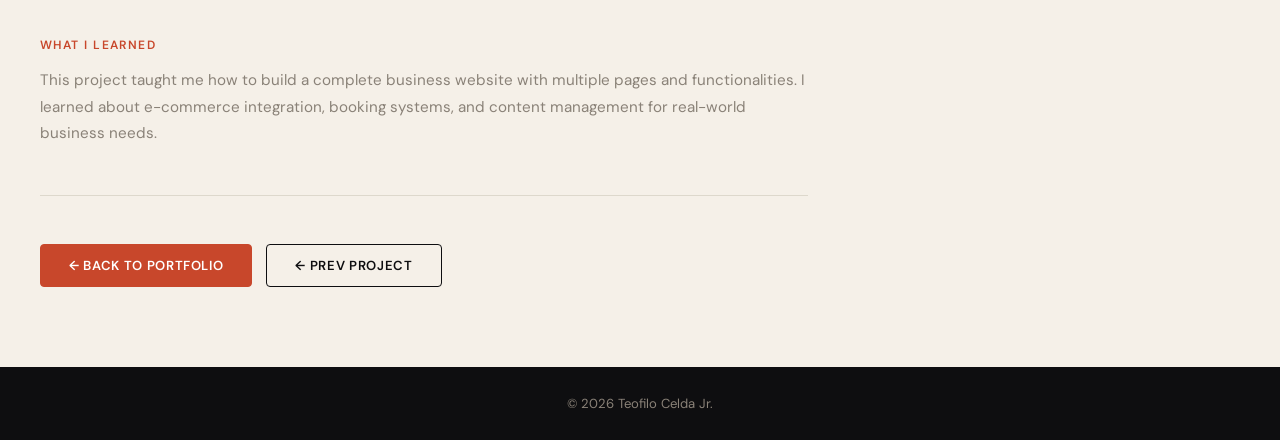
<file: html/the-homegrowns.html>
<!DOCTYPE html>
<html lang="en">
<head>
    <meta charset="UTF-8">
    <meta name="viewport" content="width=device-width, initial-scale=1.0">
    <title>The Homegrowns Cafe — TC Portfolio</title>
    <link href="https://fonts.googleapis.com/css2?family=Playfair+Display:ital,wght@0,700;0,900;1,700&family=DM+Sans:wght@300;400;500&display=swap" rel="stylesheet">
    <style>
        *, *::before, *::after { box-sizing: border-box; margin: 0; padding: 0; }
        :root {
            --ink: #0e0e10; --paper: #f5f0e8; --cream: #ede8dc;
            --accent: #c8472b; --accent2: #2b7a5e; --muted: #8a8278;
            --card-bg: #fff; --border: #ddd8cc;
        }
        html { scroll-behavior: smooth; }
        body { font-family: 'DM Sans', sans-serif; background: var(--paper); color: var(--ink); }

        .navbar {
            position: fixed; top: 0; left: 0; right: 0; z-index: 100;
            background: var(--paper); border-bottom: 1.5px solid var(--border); padding: 0 2rem;
        }
        .nav-inner {
            max-width: 1200px; margin: 0 auto;
            display: flex; align-items: center; justify-content: space-between; height: 64px;
        }
        .nav-logo-wrap { display: flex; align-items: center; gap: 10px; text-decoration: none; }
        .nav-logo { width: 36px; height: 36px; object-fit: contain; border-radius: 6px; }
        .nav-brand { font-family: 'Playfair Display', serif; font-size: 1.1rem; font-weight: 700; color: var(--ink); }
        .nav-links { list-style: none; display: flex; gap: 2rem; }
        .nav-links a {
            text-decoration: none; color: var(--muted);
            font-size: 0.85rem; font-weight: 500; letter-spacing: 0.04em;
            text-transform: uppercase; transition: color 0.2s;
        }
        .nav-links a:hover { color: var(--accent); }

        .project-header {
            padding: 110px 2rem 60px;
            background: #1a1208; color: var(--paper);
            position: relative; overflow: hidden;
        }
        .project-header::after {
            content: 'HG';
            position: absolute; right: -0.04em; bottom: -0.1em;
            font-family: 'Playfair Display', serif;
            font-size: clamp(120px, 18vw, 260px); font-weight: 900;
            color: rgba(255,255,255,0.04); pointer-events: none;
        }
        .header-inner { max-width: 1200px; margin: 0 auto; position: relative; z-index: 1; }
        .back-link {
            display: inline-flex; align-items: center; gap: 8px;
            color: var(--muted); text-decoration: none;
            font-size: 0.82rem; letter-spacing: 0.04em; text-transform: uppercase;
            margin-bottom: 40px; transition: color 0.2s;
        }
        .back-link:hover { color: var(--paper); }
        .header-meta { display: flex; align-items: center; gap: 20px; margin-bottom: 16px; }
        .header-logo { width: 52px; height: 52px; object-fit: contain; border-radius: 10px; background: rgba(255,255,255,0.08); padding: 6px; }
        .project-header h1 {
            font-family: 'Playfair Display', serif;
            font-size: clamp(2.4rem, 5vw, 4rem); font-weight: 900;
            letter-spacing: -0.03em; line-height: 1;
        }
        .project-tagline { color: var(--muted); font-size: 1rem; margin-top: 10px; }

        .showcase { padding: 80px 2rem; }
        .showcase-inner { max-width: 1200px; margin: 0 auto; }

        .gallery {
            display: grid; grid-template-columns: repeat(3, 1fr); gap: 16px;
            margin-bottom: 72px;
        }
        .gallery-img {
            width: 100%; border-radius: 8px; border: 1.5px solid var(--border);
            object-fit: cover; aspect-ratio: 16/10;
            transition: transform 0.3s, box-shadow 0.3s;
        }
        .gallery-img:hover { transform: scale(1.02); box-shadow: 0 16px 40px rgba(0,0,0,0.12); }

        .details-grid { display: grid; grid-template-columns: 2fr 1fr; gap: 48px; }
        .detail-block { margin-bottom: 44px; }
        .detail-block h2 {
            font-family: 'Playfair Display', serif;
            font-size: 1.8rem; font-weight: 700; margin-bottom: 16px;
        }
        .detail-block h3 {
            font-size: 0.75rem; letter-spacing: 0.12em; text-transform: uppercase;
            color: var(--accent); margin-bottom: 14px; font-weight: 600;
        }
        .detail-block p { font-size: 0.95rem; color: var(--muted); line-height: 1.75; }
        .feature-list { list-style: none; }
        .feature-list li {
            padding: 12px 0; border-bottom: 1px solid var(--border);
            font-size: 0.92rem; color: var(--muted); line-height: 1.5;
        }
        .feature-list li:last-child { border-bottom: none; }
        .feature-list li strong { color: var(--ink); }
        .tech-stack { display: flex; gap: 10px; flex-wrap: wrap; }
        .tech-badge {
            padding: 8px 18px; border-radius: 4px;
            font-size: 0.78rem; font-weight: 700; letter-spacing: 0.06em;
        }
        .tech-badge.html { background: #fff4f0; color: #c8472b; border: 1px solid #f5c4b8; }
        .tech-badge.css { background: #f0f4ff; color: #2b4bc8; border: 1px solid #b8c4f5; }
        .tech-badge.js { background: #fffbf0; color: #a87e00; border: 1px solid #f5e8b8; }

        .sidebar-card {
            background: var(--cream); border: 1.5px solid var(--border);
            border-radius: 8px; padding: 28px; margin-bottom: 20px;
        }
        .sidebar-card h3 {
            font-size: 0.72rem; letter-spacing: 0.12em; text-transform: uppercase;
            color: var(--muted); margin-bottom: 14px;
        }
        .sidebar-card p { font-size: 0.88rem; color: var(--ink); line-height: 1.6; }

        .project-nav {
            display: flex; gap: 14px; flex-wrap: wrap; margin-top: 48px;
            padding-top: 48px; border-top: 1.5px solid var(--border);
        }
        .btn {
            padding: 12px 28px; border-radius: 4px;
            font-size: 0.82rem; font-weight: 600; letter-spacing: 0.05em;
            text-transform: uppercase; text-decoration: none;
            transition: all 0.22s; border: 1.5px solid transparent;
        }
        .btn-primary { background: var(--accent); color: #fff; border-color: var(--accent); }
        .btn-primary:hover { background: #a33520; }
        .btn-secondary { background: transparent; color: var(--ink); border-color: var(--ink); }
        .btn-secondary:hover { background: var(--ink); color: var(--paper); }

        .footer { background: var(--ink); color: var(--muted); text-align: center; padding: 28px 2rem; font-size: 0.82rem; }

        @media (max-width: 900px) {
            .gallery { grid-template-columns: repeat(2, 1fr); }
            .details-grid { grid-template-columns: 1fr; }
        }
        @media (max-width: 600px) {
            .gallery { grid-template-columns: 1fr; }
            .nav-links { display: none; }
        }
    </style>
</head>
<body>

    <nav class="navbar">
        <div class="nav-inner">
            <a href="../index.html" class="nav-logo-wrap">
                <img src="../assets/logo/tclogo.png" alt="TC Logo" class="nav-logo">
                <span class="nav-brand">TC Portfolio</span>
            </a>
            <ul class="nav-links">
                <li><a href="../index.html">Home</a></li>
                <li><a href="../index.html#projects">Projects</a></li>
                <li><a href="../index.html#skills">Skills</a></li>
            </ul>
        </div>
    </nav>

    <header class="project-header">
        <div class="header-inner">
            <a href="../index.html" class="back-link">← Back to Portfolio</a>
            <div class="header-meta">
                <img src="../assets/logo/thehomegrownslogo.png" alt="Homegrowns Logo" class="header-logo">
                <div>
                    <h1>The Homegrowns Cafe</h1>
                    <p class="project-tagline">Complete Cafe Management Website</p>
                </div>
            </div>
        </div>
    </header>

    <section class="showcase">
        <div class="showcase-inner">

            <div class="gallery">
                <img src="../assets/thehomegrowns/thehomegrownsmainpage.png" alt="Homegrowns Main Page" class="gallery-img">
                <img src="../assets/thehomegrowns/aboutus.png" alt="About Us" class="gallery-img">
                <img src="../assets/thehomegrowns/eventspage.png" alt="Events Page" class="gallery-img">
                <img src="../assets/thehomegrowns/merchandise.png" alt="Merchandise" class="gallery-img">
                <img src="../assets/thehomegrowns/newsfeed.png" alt="News Feed" class="gallery-img">
                <img src="../assets/thehomegrowns/menu.png" alt="Menu" class="gallery-img">
            </div>

            <div class="details-grid">
                <div class="main-details">
                    <div class="detail-block">
                        <h2>Project Overview</h2>
                        <p>The Homegrowns is a comprehensive website developed for The Homegrowns Cafe, featuring multiple functionalities for customer engagement and business operations — from event booking to an online merchandise shop.</p>
                    </div>

                    <div class="detail-block">
                        <h3>Key Features</h3>
                        <ul class="feature-list">
                            <li><strong>Cafe Overview:</strong> Detailed information about the cafe, ambiance, and offerings</li>
                            <li><strong>Event Booking:</strong> Online reservation system for events and gatherings</li>
                            <li><strong>Merchandise Shop:</strong> Browse and purchase cafe merchandise</li>
                            <li><strong>News Feed:</strong> Stay updated with latest news, promotions, and announcements</li>
                            <li><strong>Menu Display:</strong> Comprehensive menu with categories and pricing</li>
                            <li><strong>About Us:</strong> Story and information about The Homegrowns</li>
                        </ul>
                    </div>

                    <div class="detail-block">
                        <h3>Technologies Used</h3>
                        <div class="tech-stack">
                            <span class="tech-badge html">HTML5</span>
                            <span class="tech-badge css">CSS3</span>
                            <span class="tech-badge js">JavaScript</span>
                        </div>
                    </div>

                    <div class="detail-block">
                        <h3>What I Learned</h3>
                        <p>This project taught me how to build a complete business website with multiple pages and functionalities. I learned about e-commerce integration, booking systems, and content management for real-world business needs.</p>
                    </div>

                    <div class="project-nav">
                        <a href="../index.html" class="btn btn-primary">← Back to Portfolio</a>
                        <a href="iloilo-tennis-club.html" class="btn btn-secondary">← Prev Project</a>
                    </div>
                </div>

                <div class="sidebar">
                    <div class="sidebar-card">
                        <h3>Project Type</h3>
                        <p>Business &amp; E-commerce Website</p>
                    </div>
                    <div class="sidebar-card">
                        <h3>Role</h3>
                        <p>Assistant Developer — Design &amp; Development</p>
                    </div>
                    <div class="sidebar-card">
                        <h3>Stack</h3>
                        <p>HTML5, CSS3, JavaScript — pure front-end</p>
                    </div>
                    <div class="sidebar-card">
                        <h3>Pages</h3>
                        <p>Main, About, Events, Menu, Merchandise, News Feed</p>
                    </div>
                </div>
            </div>

        </div>
    </section>

    <footer class="footer">
        <p>&copy; 2026 Teofilo Celda Jr.</p>
    </footer>

</body>
</html>
</file>
